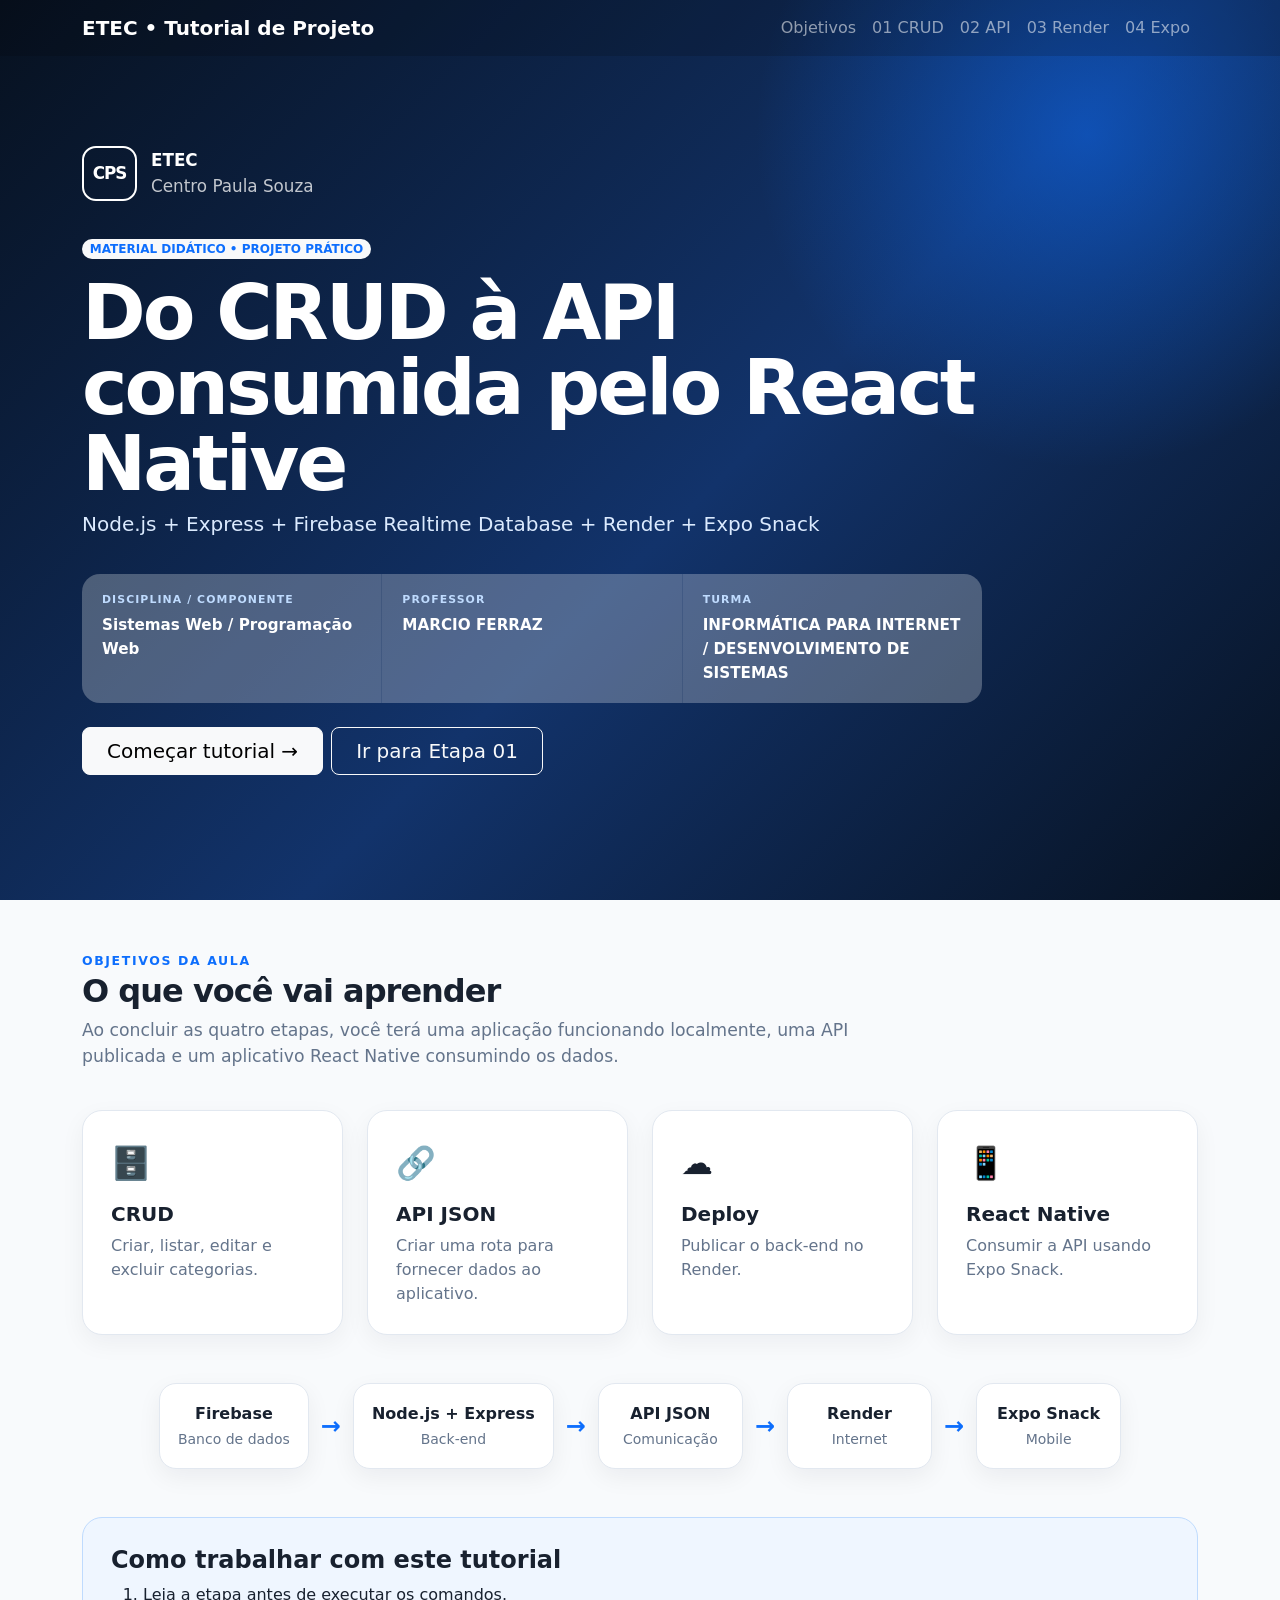
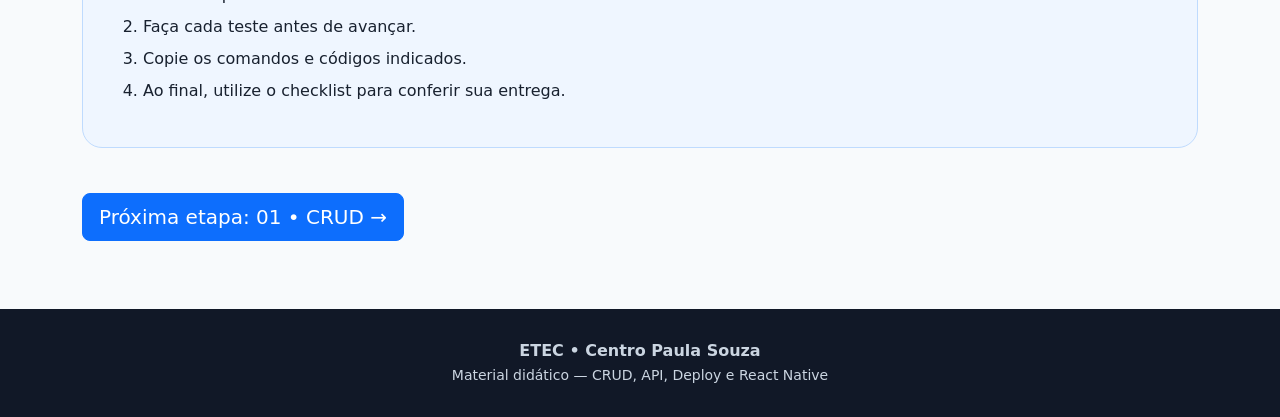
<file: index.html>
<!doctype html>
<html lang="pt-BR">
<head>
  <meta charset="utf-8">
  <meta name="viewport" content="width=device-width, initial-scale=1">
  <title>Tutorial | CRUD → API → Render → Expo Snack</title>
  <meta name="description" content="Tutorial didático para CRUD Node.js, API JSON, Render e React Native com Expo Snack.">
  <link href="https://cdn.jsdelivr.net/npm/bootstrap@5.3.3/dist/css/bootstrap.min.css" rel="stylesheet">
  <link rel="stylesheet" href="css/style.css">
</head>
<body>
<header class="cover">
  <nav class="navbar navbar-dark navbar-expand-lg">
    <div class="container">
      <a class="navbar-brand fw-bold" href="index.html">ETEC • Tutorial de Projeto</a>
      <button class="navbar-toggler" data-bs-toggle="collapse" data-bs-target="#nav"><span class="navbar-toggler-icon"></span></button>
      <div class="collapse navbar-collapse" id="nav">
        <ul class="navbar-nav ms-auto">
          <li><a class="nav-link" href="#objetivos">Objetivos</a></li>
          <li><a class="nav-link" href="01-crud.html">01 CRUD</a></li>
          <li><a class="nav-link" href="02-api.html">02 API</a></li>
          <li><a class="nav-link" href="03-render.html">03 Render</a></li>
          <li><a class="nav-link" href="04-expo.html">04 Expo</a></li>
        </ul>
      </div>
    </div>
  </nav>

  <div class="container cover-content">
    <div class="institution">
      <div class="cps-mark">CPS</div>
      <div><strong>ETEC</strong><br><span>Centro Paula Souza</span></div>
    </div>
    <span class="badge rounded-pill bg-light text-primary mb-3">MATERIAL DIDÁTICO • PROJETO PRÁTICO</span>
    <h1>Do CRUD à API<br>consumida pelo React Native</h1>
    <p class="lead">Node.js + Express + Firebase Realtime Database + Render + Expo Snack</p>

    <div class="info-panel">
      <div><small>DISCIPLINA / COMPONENTE</small><strong>Sistemas Web / Programação Web</strong></div>
      <div><small>PROFESSOR</small><strong>MARCIO FERRAZ</strong></div>
      <div><small>TURMA</small><strong>INFORMÁTICA PARA INTERNET / DESENVOLVIMENTO DE SISTEMAS</strong></div>
    </div>

    <div class="d-flex flex-wrap gap-2 mt-4">
      <a class="btn btn-light btn-lg px-4" href="#objetivos">Começar tutorial →</a>
      <a class="btn btn-outline-light btn-lg px-4" href="01-crud.html">Ir para Etapa 01</a>
    </div>
  </div>
</header>

<section id="objetivos" class="py-5">
  <div class="container">
    <div class="section-title">
      <span>OBJETIVOS DA AULA</span>
      <h2>O que você vai aprender</h2>
      <p>Ao concluir as quatro etapas, você terá uma aplicação funcionando localmente, uma API publicada e um aplicativo React Native consumindo os dados.</p>
    </div>

    <div class="row g-4">
      <div class="col-md-6 col-lg-3"><div class="feature-card"><div class="feature-icon">🗄️</div><h5>CRUD</h5><p>Criar, listar, editar e excluir categorias.</p></div></div>
      <div class="col-md-6 col-lg-3"><div class="feature-card"><div class="feature-icon">🔗</div><h5>API JSON</h5><p>Criar uma rota para fornecer dados ao aplicativo.</p></div></div>
      <div class="col-md-6 col-lg-3"><div class="feature-card"><div class="feature-icon">☁️</div><h5>Deploy</h5><p>Publicar o back-end no Render.</p></div></div>
      <div class="col-md-6 col-lg-3"><div class="feature-card"><div class="feature-icon">📱</div><h5>React Native</h5><p>Consumir a API usando Expo Snack.</p></div></div>
    </div>

    <div class="architecture my-5">
      <div class="node">Firebase<small>Banco de dados</small></div><b>→</b>
      <div class="node">Node.js + Express<small>Back-end</small></div><b>→</b>
      <div class="node">API JSON<small>Comunicação</small></div><b>→</b>
      <div class="node">Render<small>Internet</small></div><b>→</b>
      <div class="node">Expo Snack<small>Mobile</small></div>
    </div>

    <div class="learning-box">
      <h4>Como trabalhar com este tutorial</h4>
      <ol>
        <li>Leia a etapa antes de executar os comandos.</li>
        <li>Faça cada teste antes de avançar.</li>
        <li>Copie os comandos e códigos indicados.</li>
        <li>Ao final, utilize o checklist para conferir sua entrega.</li>
      </ol>
    </div>

    <div class="next-area">
      <a class="btn btn-primary btn-lg" href="01-crud.html">Próxima etapa: 01 • CRUD →</a>
    </div>
  </div>
</section>

<footer class="footer"><div class="container text-center"><strong>ETEC • Centro Paula Souza</strong><br><small>Material didático — CRUD, API, Deploy e React Native</small></div></footer>
<script src="https://cdn.jsdelivr.net/npm/bootstrap@5.3.3/dist/js/bootstrap.bundle.min.js"></script>
</body>
</html>
</file>
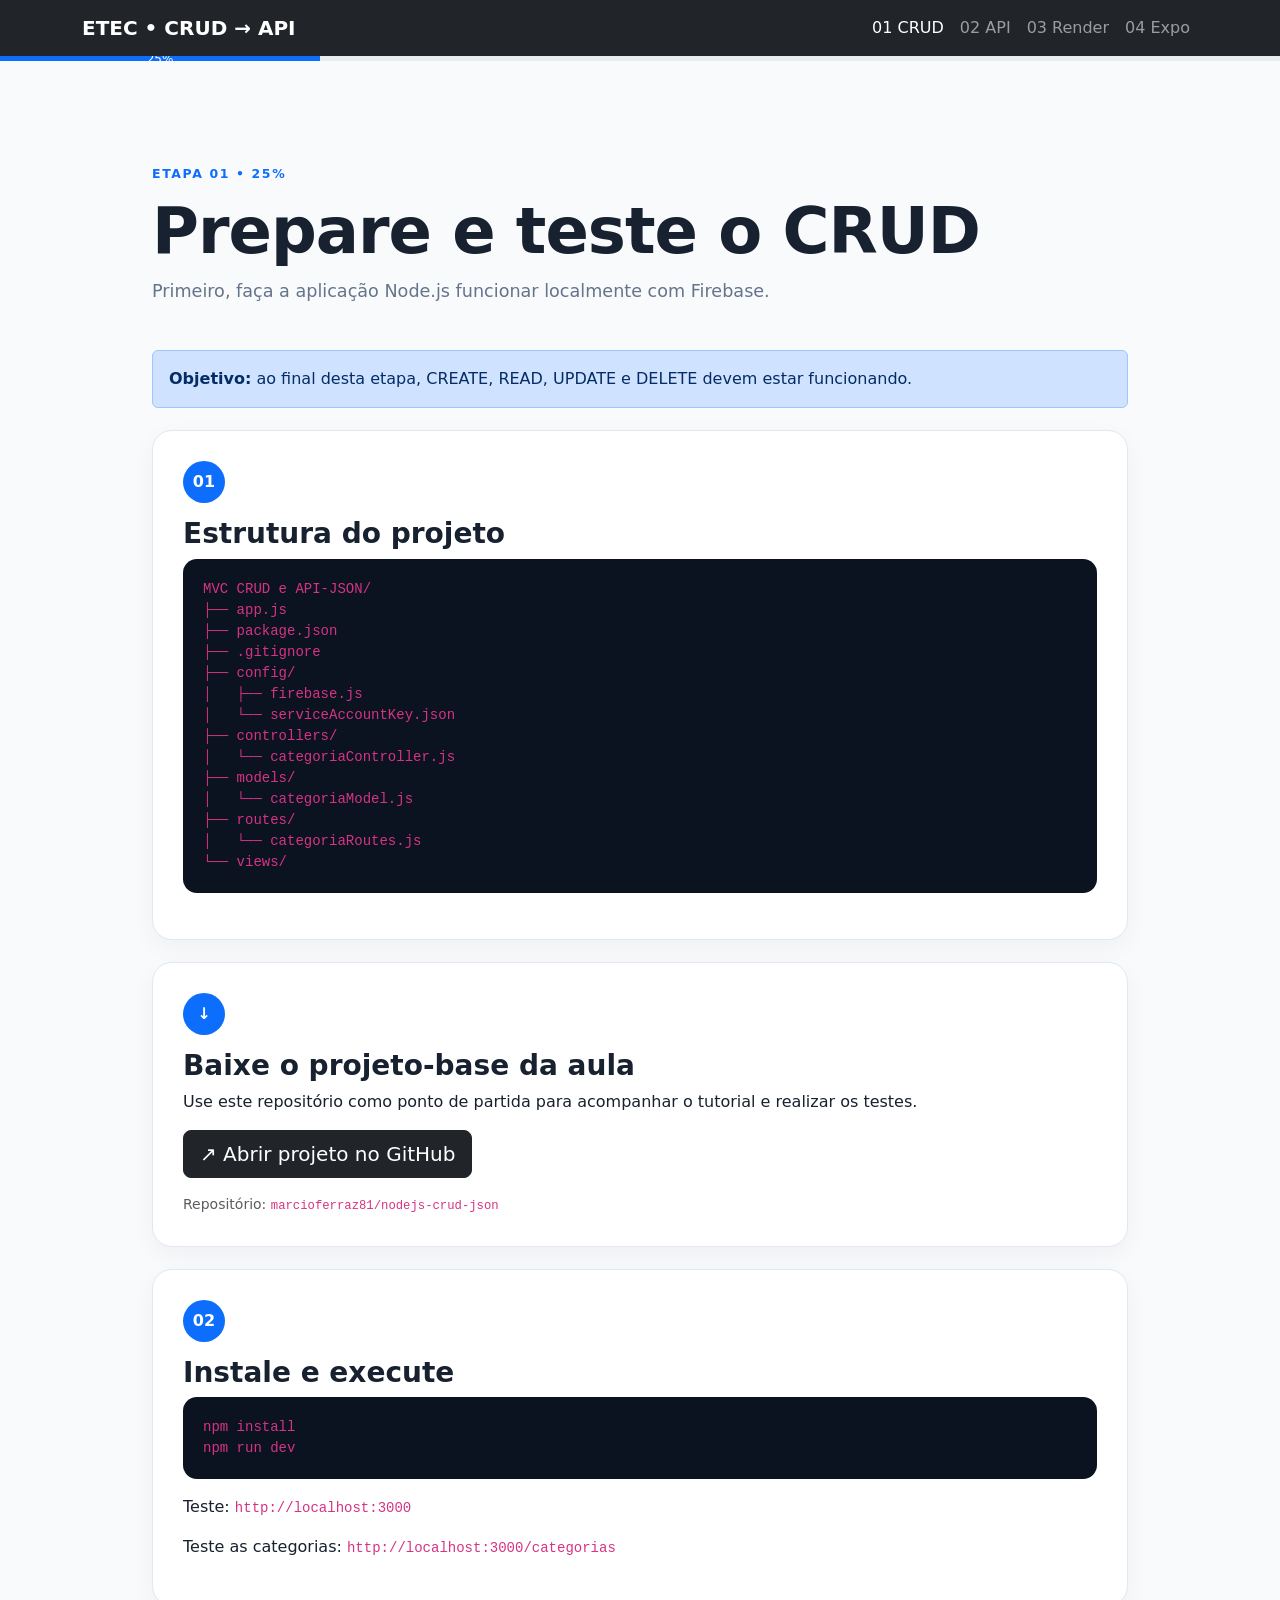
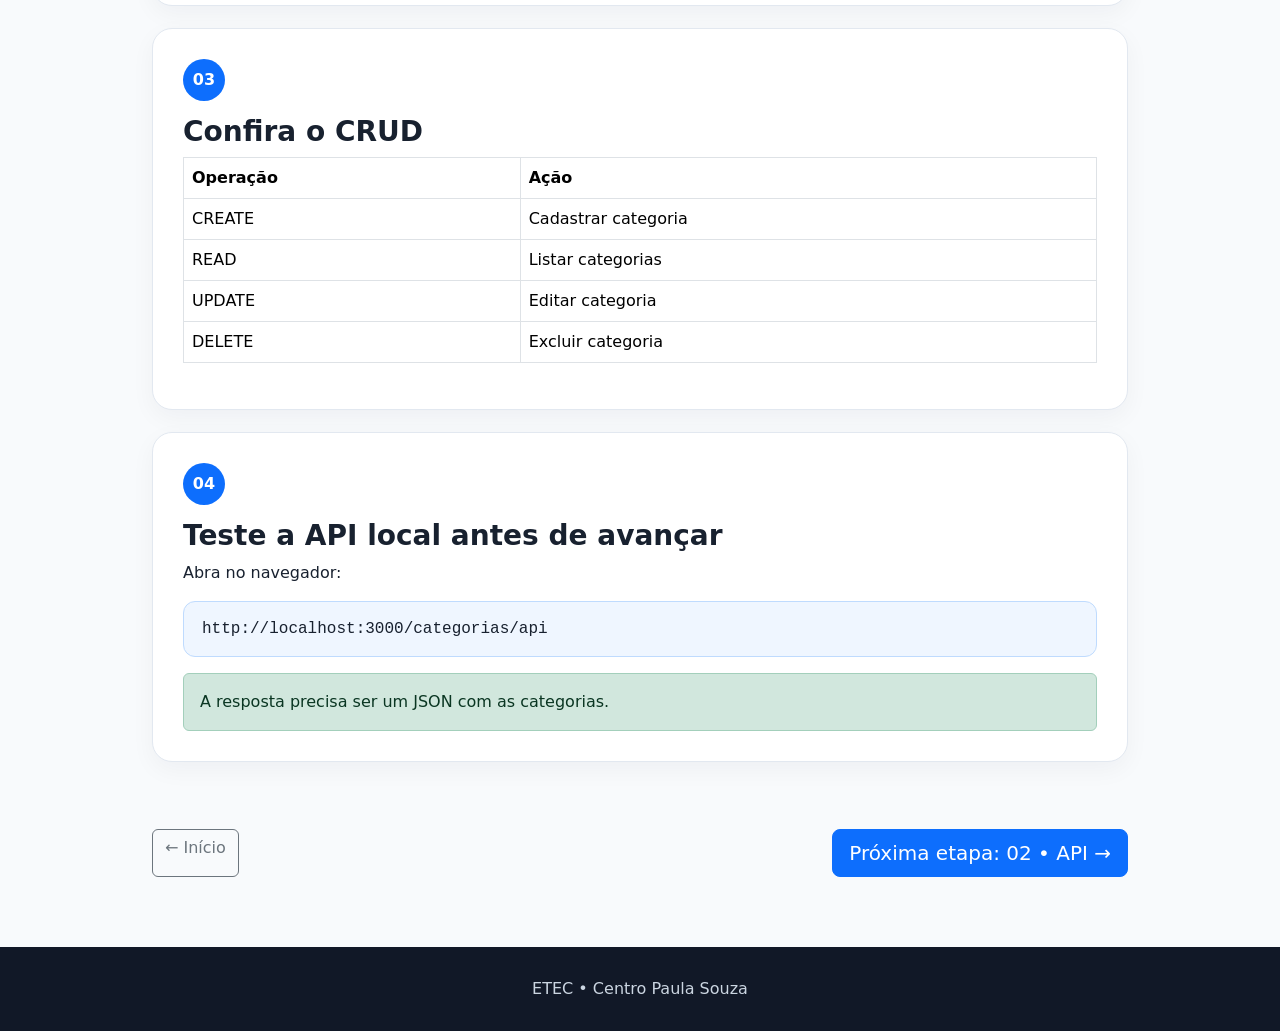
<file: 01-crud.html>
<!doctype html>
<html lang="pt-BR">
<head>
<meta charset="utf-8"><meta name="viewport" content="width=device-width, initial-scale=1">
<title>01 • CRUD | Tutorial ETEC</title>
<link href="https://cdn.jsdelivr.net/npm/bootstrap@5.3.3/dist/css/bootstrap.min.css" rel="stylesheet"><link rel="stylesheet" href="css/style.css">
</head>
<body>
<nav class="navbar navbar-expand-lg navbar-dark bg-dark sticky-top"><div class="container"><a class="navbar-brand fw-bold" href="index.html">ETEC • CRUD → API</a><button class="navbar-toggler" data-bs-toggle="collapse" data-bs-target="#nav"><span class="navbar-toggler-icon"></span></button><div class="collapse navbar-collapse" id="nav"><ul class="navbar-nav ms-auto"><li><a class="nav-link active" href="01-crud.html">01 CRUD</a></li><li><a class="nav-link" href="02-api.html">02 API</a></li><li><a class="nav-link" href="03-render.html">03 Render</a></li><li><a class="nav-link" href="04-expo.html">04 Expo</a></li></ul></div></div></nav>

<div class="progress fixed-progress"><div class="progress-bar" style="width:25%">25%</div></div>
<main class="container page-main">
<div class="page-hero"><span>ETAPA 01 • 25%</span><h1>Prepare e teste o CRUD</h1><p>Primeiro, faça a aplicação Node.js funcionar localmente com Firebase.</p></div>

<div class="alert alert-primary"><strong>Objetivo:</strong> ao final desta etapa, CREATE, READ, UPDATE e DELETE devem estar funcionando.</div>

<div class="step-card"><div class="step-number">01</div><h3>Estrutura do projeto</h3><pre><code>MVC CRUD e API-JSON/
├── app.js
├── package.json
├── .gitignore
├── config/
│   ├── firebase.js
│   └── serviceAccountKey.json
├── controllers/
│   └── categoriaController.js
├── models/
│   └── categoriaModel.js
├── routes/
│   └── categoriaRoutes.js
└── views/</code></pre></div>

<div class="step-card project-download"><div class="step-number">↓</div><h3>Baixe o projeto-base da aula</h3><p>Use este repositório como ponto de partida para acompanhar o tutorial e realizar os testes.</p><a class="btn btn-dark btn-lg" href="https://github.com/marcioferraz81/nodejs-crud-json" target="_blank" rel="noopener">↗ Abrir projeto no GitHub</a><p class="small text-muted mt-3 mb-0">Repositório: <code>marcioferraz81/nodejs-crud-json</code></p></div>

<div class="step-card"><div class="step-number">02</div><h3>Instale e execute</h3><pre><code>npm install
npm run dev</code></pre><p>Teste: <code>http://localhost:3000</code></p><p>Teste as categorias: <code>http://localhost:3000/categorias</code></p></div>

<div class="step-card"><div class="step-number">03</div><h3>Confira o CRUD</h3><div class="table-responsive"><table class="table table-bordered"><thead><tr><th>Operação</th><th>Ação</th></tr></thead><tbody><tr><td>CREATE</td><td>Cadastrar categoria</td></tr><tr><td>READ</td><td>Listar categorias</td></tr><tr><td>UPDATE</td><td>Editar categoria</td></tr><tr><td>DELETE</td><td>Excluir categoria</td></tr></tbody></table></div></div>

<div class="step-card"><div class="step-number">04</div><h3>Teste a API local antes de avançar</h3><p>Abra no navegador:</p><div class="url-box">http://localhost:3000/categorias/api</div><div class="alert alert-success mt-3 mb-0">A resposta precisa ser um JSON com as categorias.</div></div>

<div class="next-area d-flex justify-content-between gap-2"><a class="btn btn-outline-secondary" href="index.html">← Início</a><a class="btn btn-primary btn-lg" href="02-api.html">Próxima etapa: 02 • API →</a></div>
</main><footer class="footer"><div class="container text-center">ETEC • Centro Paula Souza</div></footer>
<script src="https://cdn.jsdelivr.net/npm/bootstrap@5.3.3/dist/js/bootstrap.bundle.min.js"></script></body></html>
</file>
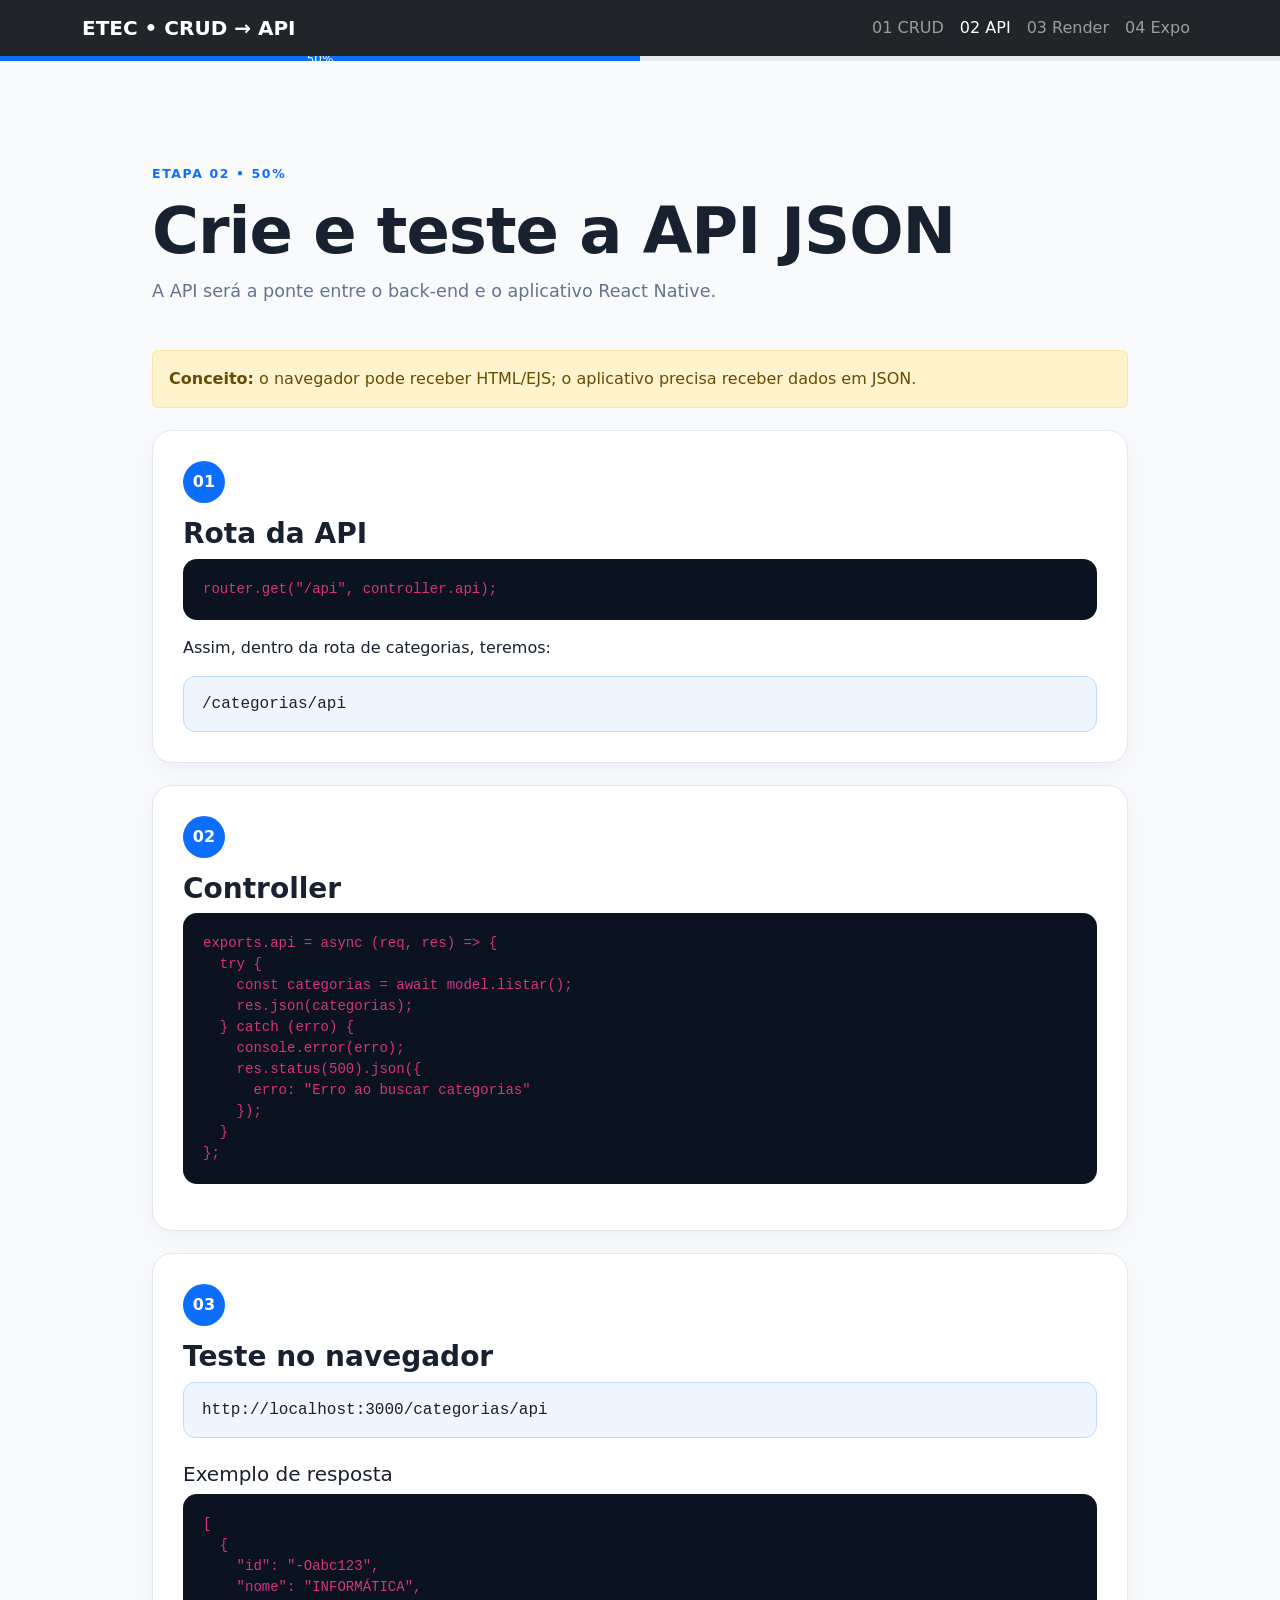
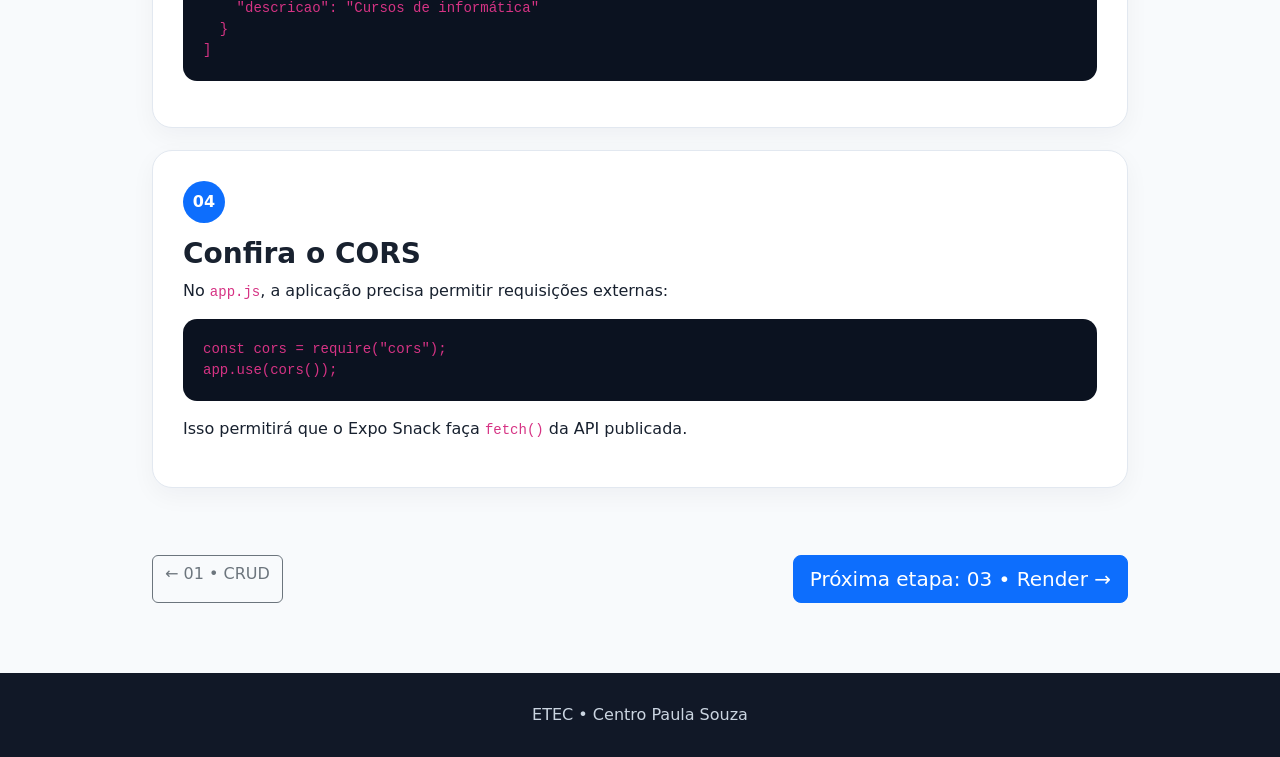
<file: 02-api.html>
<!doctype html>
<html lang="pt-BR">
<head><meta charset="utf-8"><meta name="viewport" content="width=device-width, initial-scale=1"><title>02 • API JSON | Tutorial ETEC</title><link href="https://cdn.jsdelivr.net/npm/bootstrap@5.3.3/dist/css/bootstrap.min.css" rel="stylesheet"><link rel="stylesheet" href="css/style.css"></head>
<body>
<nav class="navbar navbar-expand-lg navbar-dark bg-dark sticky-top"><div class="container"><a class="navbar-brand fw-bold" href="index.html">ETEC • CRUD → API</a><button class="navbar-toggler" data-bs-toggle="collapse" data-bs-target="#nav"><span class="navbar-toggler-icon"></span></button><div class="collapse navbar-collapse" id="nav"><ul class="navbar-nav ms-auto"><li><a class="nav-link" href="01-crud.html">01 CRUD</a></li><li><a class="nav-link active" href="02-api.html">02 API</a></li><li><a class="nav-link" href="03-render.html">03 Render</a></li><li><a class="nav-link" href="04-expo.html">04 Expo</a></li></ul></div></div></nav>
<div class="progress fixed-progress"><div class="progress-bar" style="width:50%">50%</div></div>
<main class="container page-main"><div class="page-hero"><span>ETAPA 02 • 50%</span><h1>Crie e teste a API JSON</h1><p>A API será a ponte entre o back-end e o aplicativo React Native.</p></div>

<div class="alert alert-warning"><strong>Conceito:</strong> o navegador pode receber HTML/EJS; o aplicativo precisa receber dados em JSON.</div>

<div class="step-card"><div class="step-number">01</div><h3>Rota da API</h3><pre><code>router.get("/api", controller.api);</code></pre><p>Assim, dentro da rota de categorias, teremos:</p><div class="url-box">/categorias/api</div></div>

<div class="step-card"><div class="step-number">02</div><h3>Controller</h3><pre><code>exports.api = async (req, res) => {
  try {
    const categorias = await model.listar();
    res.json(categorias);
  } catch (erro) {
    console.error(erro);
    res.status(500).json({
      erro: "Erro ao buscar categorias"
    });
  }
};</code></pre></div>

<div class="step-card"><div class="step-number">03</div><h3>Teste no navegador</h3><div class="url-box">http://localhost:3000/categorias/api</div><h5 class="mt-4">Exemplo de resposta</h5><pre><code>[
  {
    "id": "-Oabc123",
    "nome": "INFORMÁTICA",
    "descricao": "Cursos de informática"
  }
]</code></pre></div>

<div class="step-card"><div class="step-number">04</div><h3>Confira o CORS</h3><p>No <code>app.js</code>, a aplicação precisa permitir requisições externas:</p><pre><code>const cors = require("cors");
app.use(cors());</code></pre><p>Isso permitirá que o Expo Snack faça <code>fetch()</code> da API publicada.</p></div>

<div class="next-area d-flex justify-content-between gap-2"><a class="btn btn-outline-secondary" href="01-crud.html">← 01 • CRUD</a><a class="btn btn-primary btn-lg" href="03-render.html">Próxima etapa: 03 • Render →</a></div>
</main><footer class="footer"><div class="container text-center">ETEC • Centro Paula Souza</div></footer><script src="https://cdn.jsdelivr.net/npm/bootstrap@5.3.3/dist/js/bootstrap.bundle.min.js"></script></body></html>
</file>
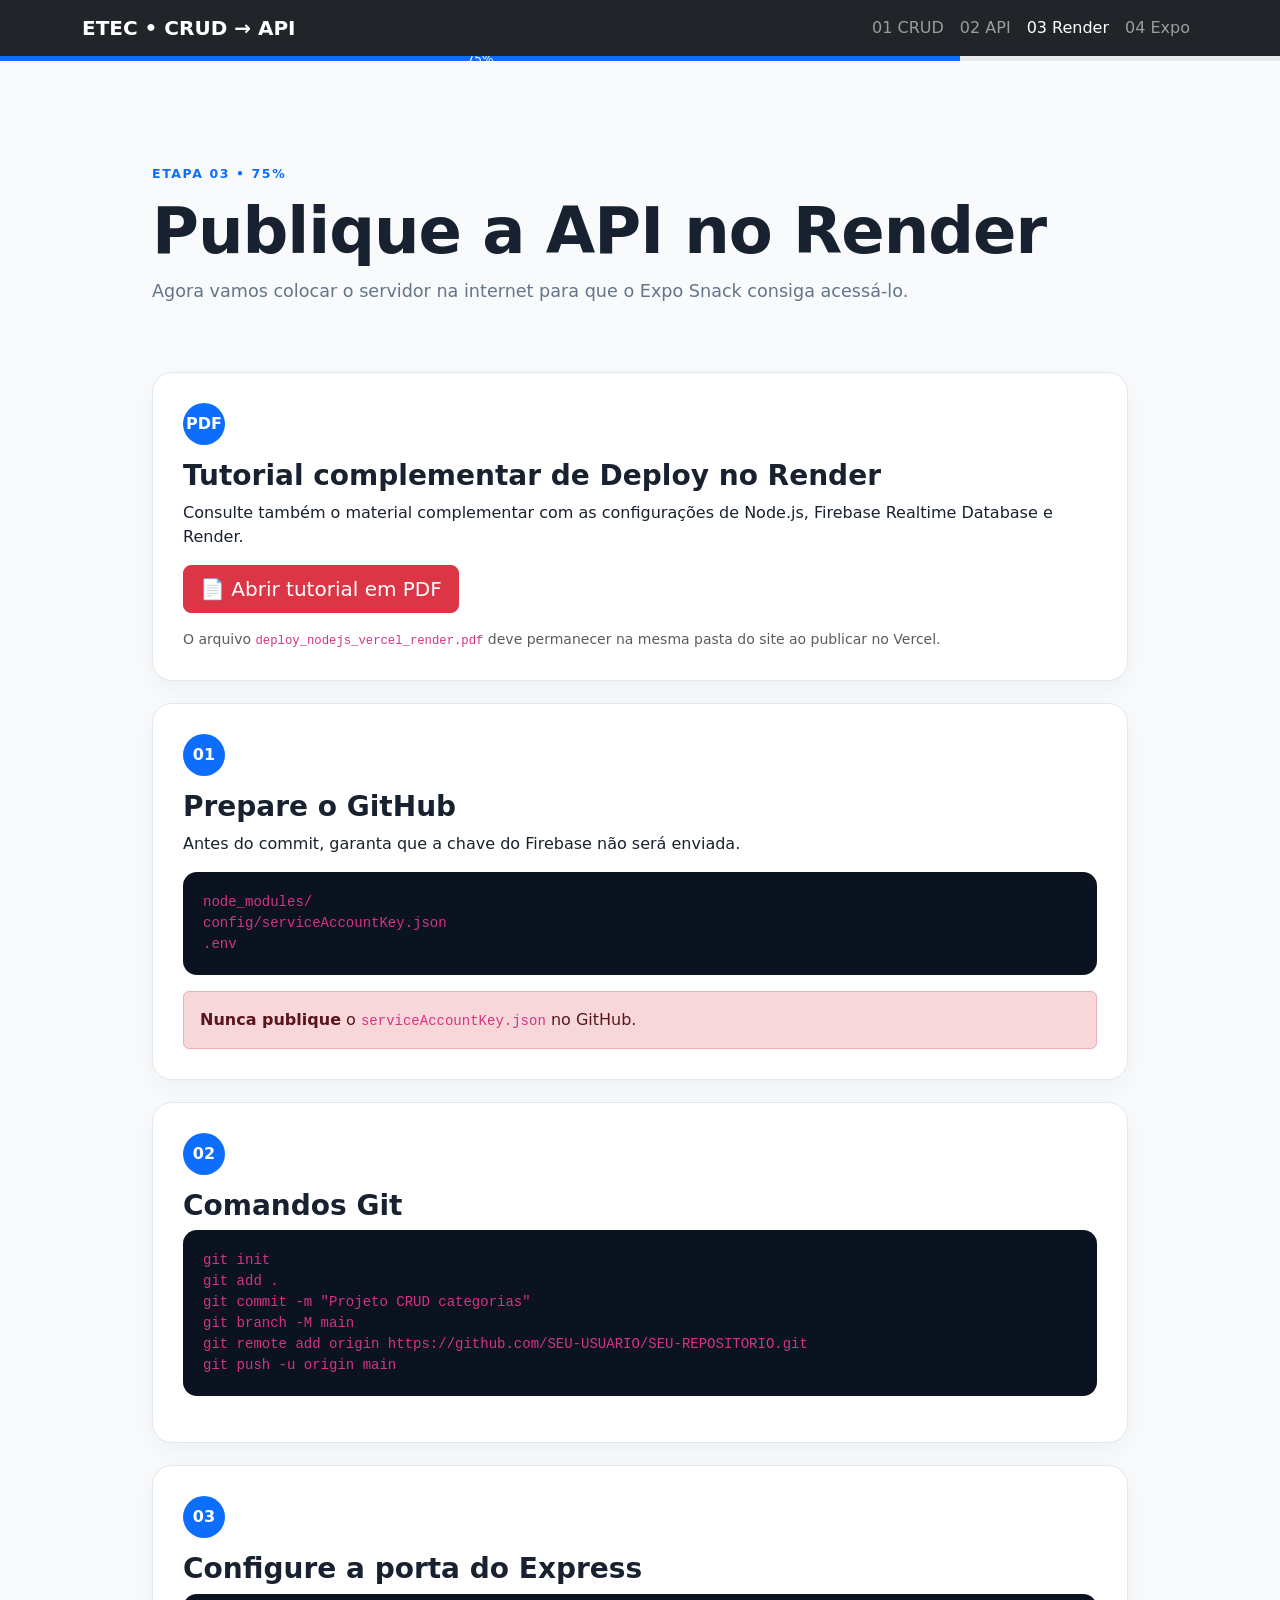
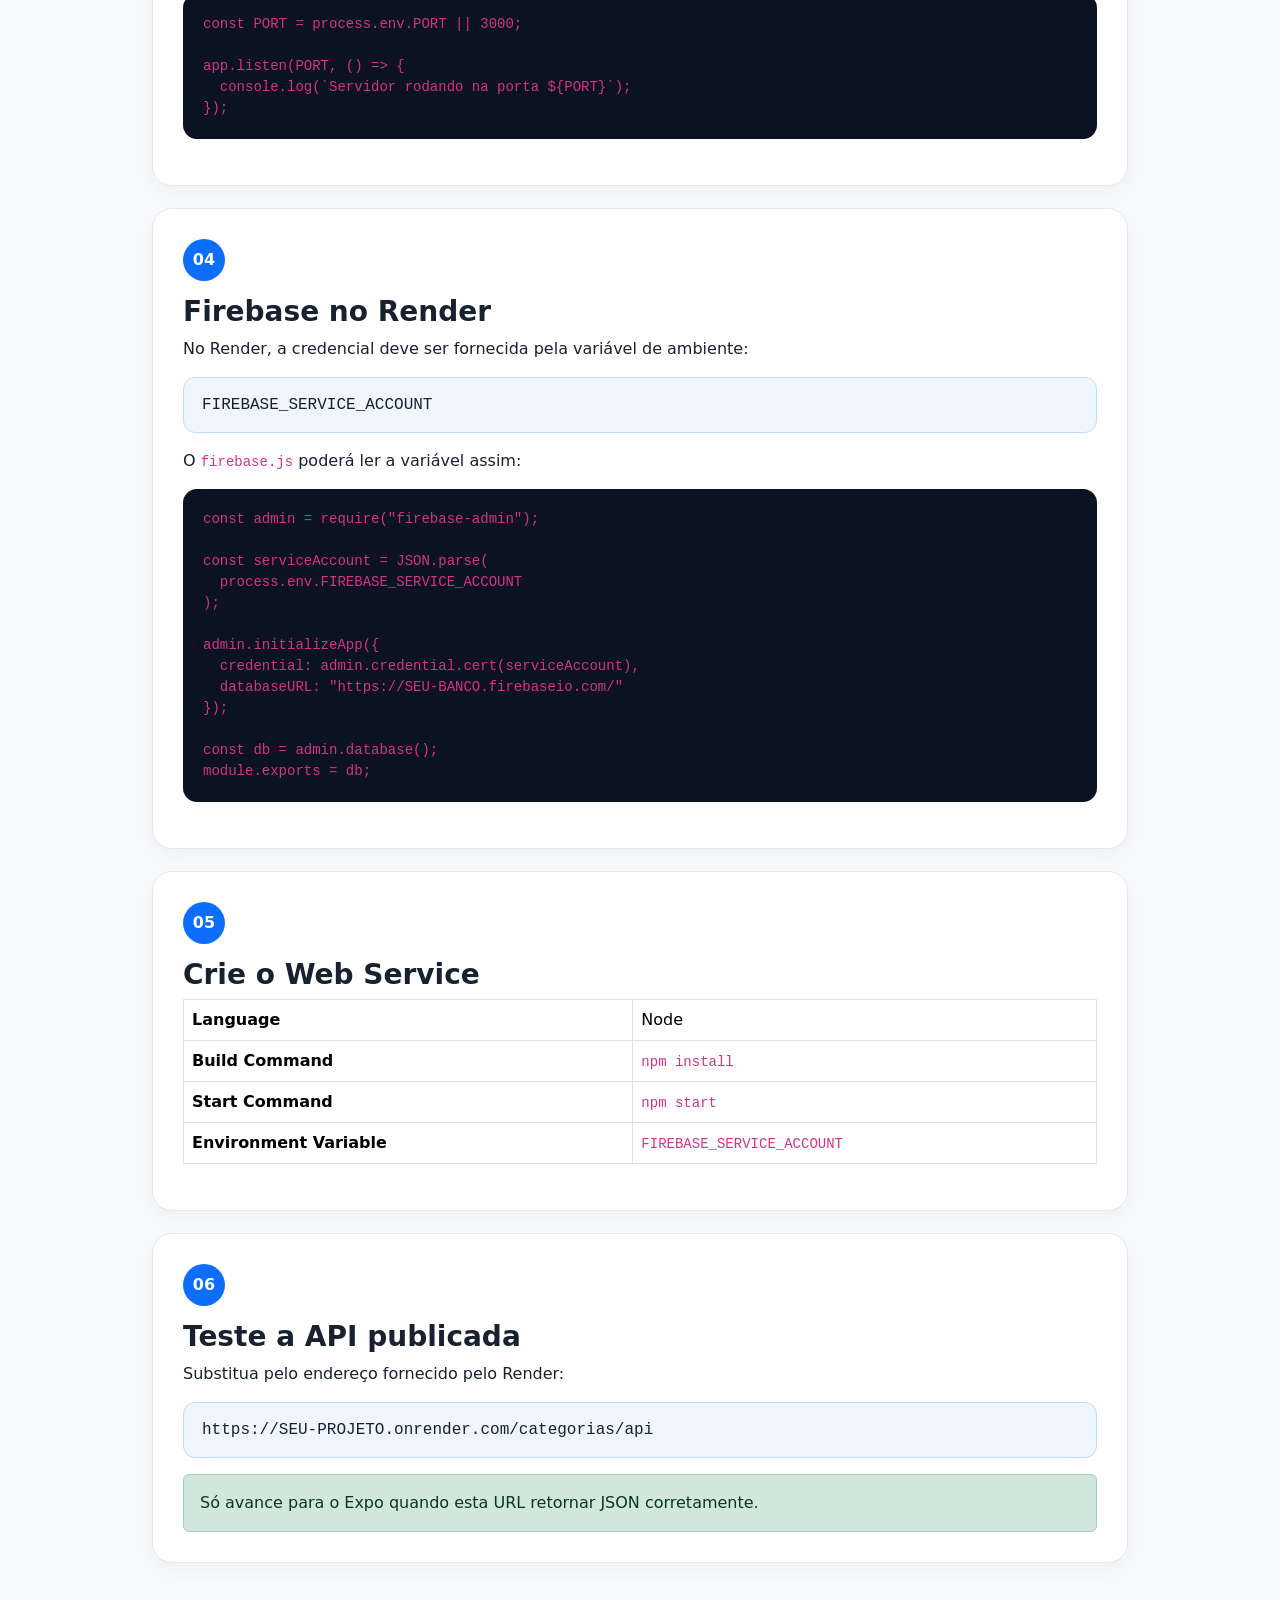
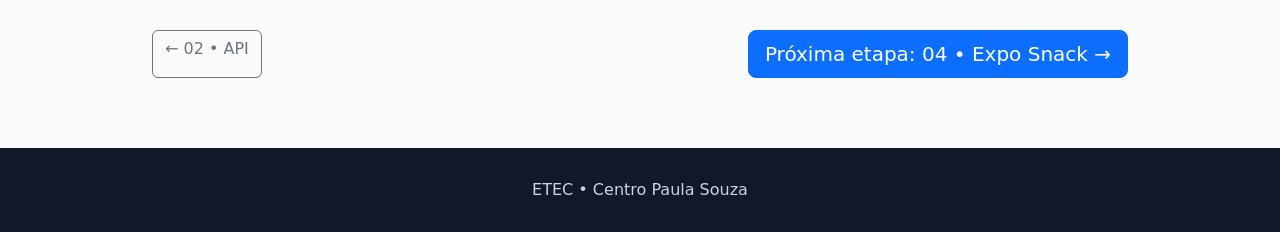
<file: 03-render.html>
<!doctype html>
<html lang="pt-BR">
<head><meta charset="utf-8"><meta name="viewport" content="width=device-width, initial-scale=1"><title>03 • Render | Tutorial ETEC</title><link href="https://cdn.jsdelivr.net/npm/bootstrap@5.3.3/dist/css/bootstrap.min.css" rel="stylesheet"><link rel="stylesheet" href="css/style.css"></head>
<body>
<nav class="navbar navbar-expand-lg navbar-dark bg-dark sticky-top"><div class="container"><a class="navbar-brand fw-bold" href="index.html">ETEC • CRUD → API</a><button class="navbar-toggler" data-bs-toggle="collapse" data-bs-target="#nav"><span class="navbar-toggler-icon"></span></button><div class="collapse navbar-collapse" id="nav"><ul class="navbar-nav ms-auto"><li><a class="nav-link" href="01-crud.html">01 CRUD</a></li><li><a class="nav-link" href="02-api.html">02 API</a></li><li><a class="nav-link active" href="03-render.html">03 Render</a></li><li><a class="nav-link" href="04-expo.html">04 Expo</a></li></ul></div></div></nav>
<div class="progress fixed-progress"><div class="progress-bar" style="width:75%">75%</div></div>
<main class="container page-main"><div class="page-hero"><span>ETAPA 03 • 75%</span><h1>Publique a API no Render</h1><p>Agora vamos colocar o servidor na internet para que o Expo Snack consiga acessá-lo.</p></div>

<div class="step-card tutorial-download"><div class="step-number">PDF</div><h3>Tutorial complementar de Deploy no Render</h3><p>Consulte também o material complementar com as configurações de Node.js, Firebase Realtime Database e Render.</p><a class="btn btn-danger btn-lg" href="deploy_nodejs_vercel_render.pdf" target="_blank">📄 Abrir tutorial em PDF</a><p class="small text-muted mt-3 mb-0">O arquivo <code>deploy_nodejs_vercel_render.pdf</code> deve permanecer na mesma pasta do site ao publicar no Vercel.</p></div>

<div class="step-card"><div class="step-number">01</div><h3>Prepare o GitHub</h3><p>Antes do commit, garanta que a chave do Firebase não será enviada.</p><pre><code>node_modules/
config/serviceAccountKey.json
.env</code></pre><div class="alert alert-danger mb-0"><strong>Nunca publique</strong> o <code>serviceAccountKey.json</code> no GitHub.</div></div>

<div class="step-card"><div class="step-number">02</div><h3>Comandos Git</h3><pre><code>git init
git add .
git commit -m "Projeto CRUD categorias"
git branch -M main
git remote add origin https://github.com/SEU-USUARIO/SEU-REPOSITORIO.git
git push -u origin main</code></pre></div>

<div class="step-card"><div class="step-number">03</div><h3>Configure a porta do Express</h3><pre><code>const PORT = process.env.PORT || 3000;

app.listen(PORT, () => {
  console.log(`Servidor rodando na porta ${PORT}`);
});</code></pre></div>

<div class="step-card"><div class="step-number">04</div><h3>Firebase no Render</h3><p>No Render, a credencial deve ser fornecida pela variável de ambiente:</p><div class="url-box">FIREBASE_SERVICE_ACCOUNT</div><p class="mt-3">O <code>firebase.js</code> poderá ler a variável assim:</p><pre><code>const admin = require("firebase-admin");

const serviceAccount = JSON.parse(
  process.env.FIREBASE_SERVICE_ACCOUNT
);

admin.initializeApp({
  credential: admin.credential.cert(serviceAccount),
  databaseURL: "https://SEU-BANCO.firebaseio.com/"
});

const db = admin.database();
module.exports = db;</code></pre></div>

<div class="step-card"><div class="step-number">05</div><h3>Crie o Web Service</h3><div class="table-responsive"><table class="table table-bordered"><tbody><tr><th>Language</th><td>Node</td></tr><tr><th>Build Command</th><td><code>npm install</code></td></tr><tr><th>Start Command</th><td><code>npm start</code></td></tr><tr><th>Environment Variable</th><td><code>FIREBASE_SERVICE_ACCOUNT</code></td></tr></tbody></table></div></div>

<div class="step-card"><div class="step-number">06</div><h3>Teste a API publicada</h3><p>Substitua pelo endereço fornecido pelo Render:</p><div class="url-box">https://SEU-PROJETO.onrender.com/categorias/api</div><div class="alert alert-success mt-3 mb-0">Só avance para o Expo quando esta URL retornar JSON corretamente.</div></div>

<div class="next-area d-flex justify-content-between gap-2"><a class="btn btn-outline-secondary" href="02-api.html">← 02 • API</a><a class="btn btn-primary btn-lg" href="04-expo.html">Próxima etapa: 04 • Expo Snack →</a></div>
</main><footer class="footer"><div class="container text-center">ETEC • Centro Paula Souza</div></footer><script src="https://cdn.jsdelivr.net/npm/bootstrap@5.3.3/dist/js/bootstrap.bundle.min.js"></script></body></html>
</file>
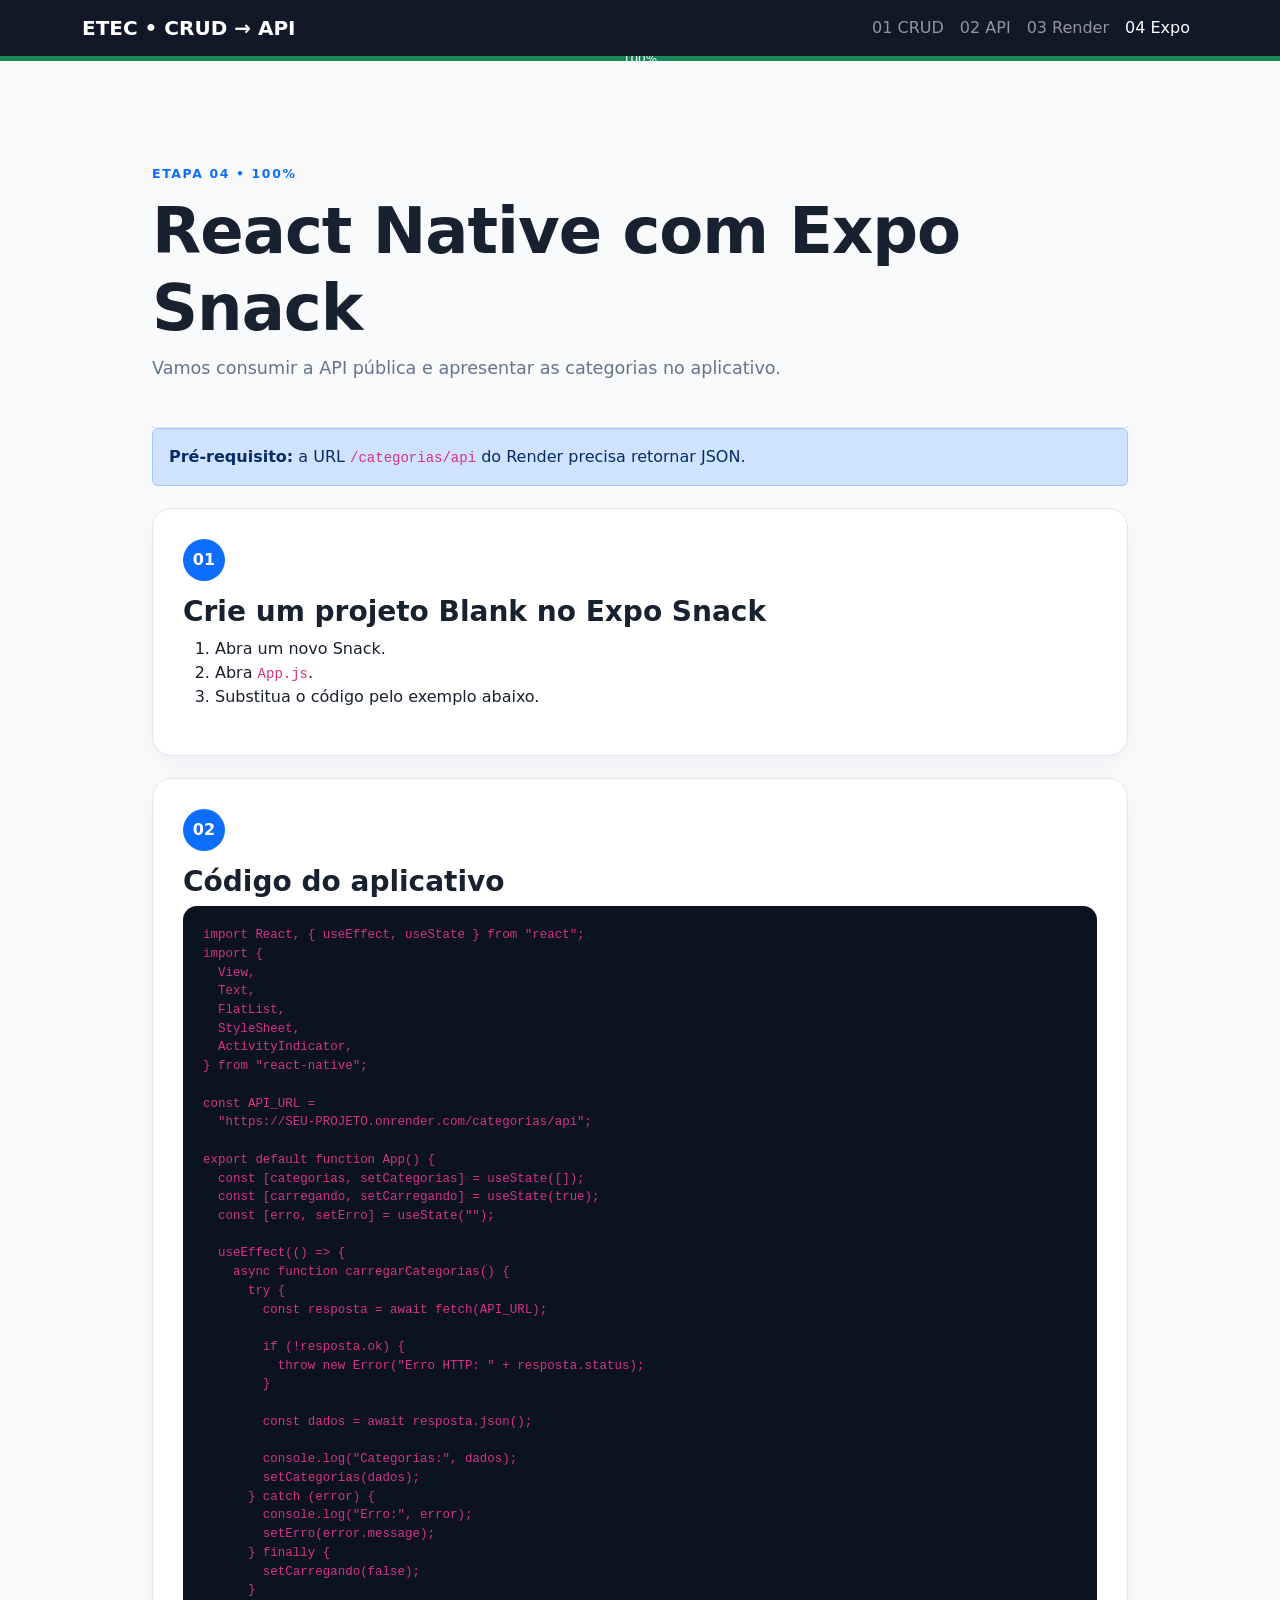
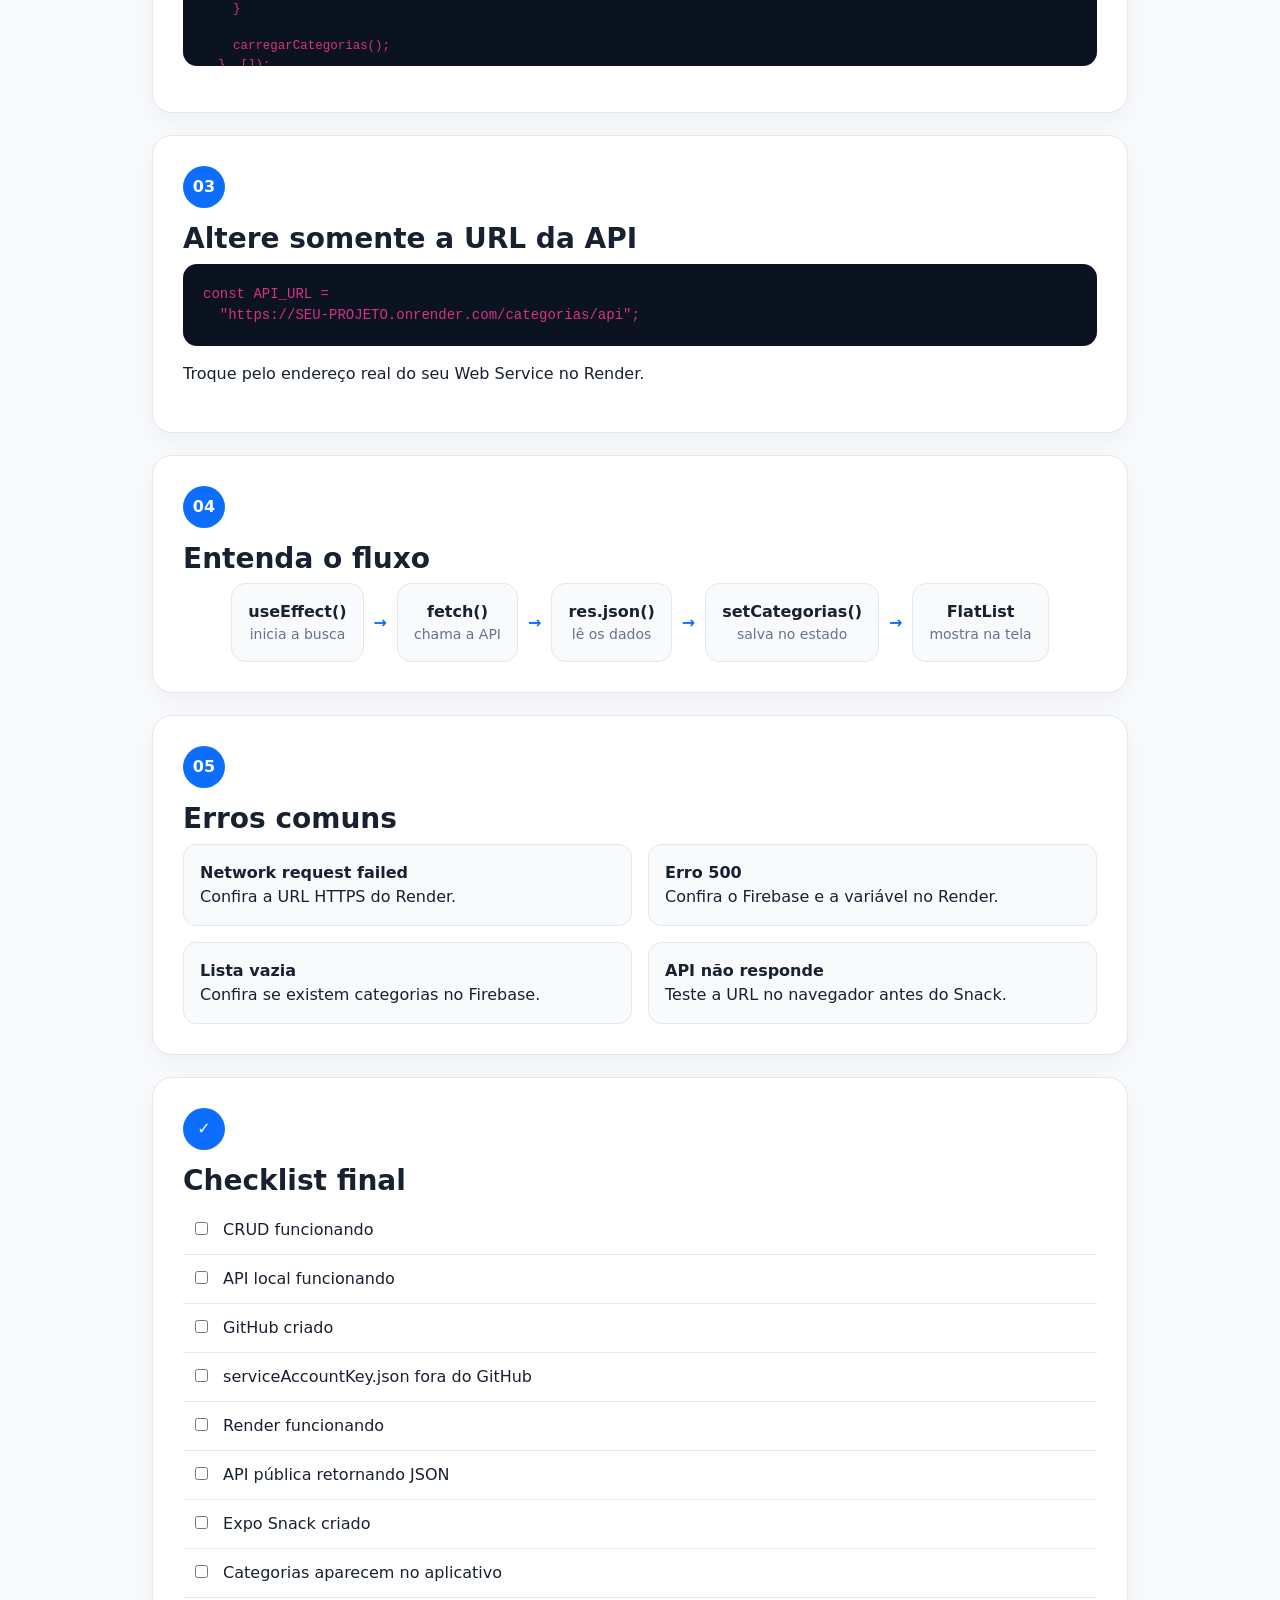
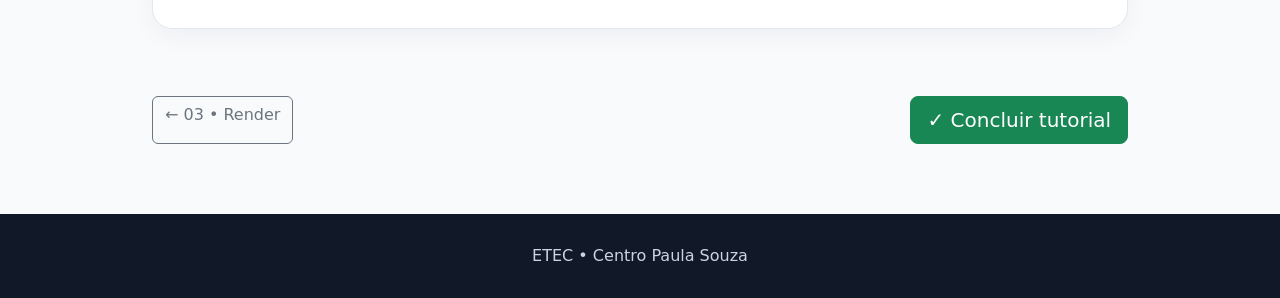
<file: 04-expo.html>
<!doctype html>
<html lang="pt-BR">
<head><meta charset="utf-8"><meta name="viewport" content="width=device-width, initial-scale=1"><title>04 • Expo Snack | Tutorial ETEC</title><link href="https://cdn.jsdelivr.net/npm/bootstrap@5.3.3/dist/css/bootstrap.min.css" rel="stylesheet"><link rel="stylesheet" href="css/style.css"></head>
<body>
<nav class="navbar navbar-expand-lg navbar-dark sticky-top expo-nav"><div class="container"><a class="navbar-brand fw-bold" href="index.html">ETEC • CRUD → API</a><button class="navbar-toggler" data-bs-toggle="collapse" data-bs-target="#nav"><span class="navbar-toggler-icon"></span></button><div class="collapse navbar-collapse" id="nav"><ul class="navbar-nav ms-auto"><li><a class="nav-link" href="01-crud.html">01 CRUD</a></li><li><a class="nav-link" href="02-api.html">02 API</a></li><li><a class="nav-link" href="03-render.html">03 Render</a></li><li><a class="nav-link active" href="04-expo.html">04 Expo</a></li></ul></div></div></nav>
<div class="progress fixed-progress"><div class="progress-bar bg-success" style="width:100%">100%</div></div>
<main class="container page-main"><div class="page-hero page-hero-expo"><span>ETAPA 04 • 100%</span><h1>React Native com Expo Snack</h1><p>Vamos consumir a API pública e apresentar as categorias no aplicativo.</p></div>

<div class="alert alert-primary"><strong>Pré-requisito:</strong> a URL <code>/categorias/api</code> do Render precisa retornar JSON.</div>

<div class="step-card"><div class="step-number">01</div><h3>Crie um projeto Blank no Expo Snack</h3><ol><li>Abra um novo Snack.</li><li>Abra <code>App.js</code>.</li><li>Substitua o código pelo exemplo abaixo.</li></ol></div>

<div class="step-card"><div class="step-number">02</div><h3>Código do aplicativo</h3><pre class="code-tall"><code>import React, { useEffect, useState } from "react";
import {
  View,
  Text,
  FlatList,
  StyleSheet,
  ActivityIndicator,
} from "react-native";

const API_URL =
  "https://SEU-PROJETO.onrender.com/categorias/api";

export default function App() {
  const [categorias, setCategorias] = useState([]);
  const [carregando, setCarregando] = useState(true);
  const [erro, setErro] = useState("");

  useEffect(() => {
    async function carregarCategorias() {
      try {
        const resposta = await fetch(API_URL);

        if (!resposta.ok) {
          throw new Error("Erro HTTP: " + resposta.status);
        }

        const dados = await resposta.json();

        console.log("Categorias:", dados);
        setCategorias(dados);
      } catch (error) {
        console.log("Erro:", error);
        setErro(error.message);
      } finally {
        setCarregando(false);
      }
    }

    carregarCategorias();
  }, []);

  if (carregando) {
    return (
      &lt;View style={styles.container}&gt;
        &lt;ActivityIndicator size="large" /&gt;
        &lt;Text style={styles.mensagem}&gt;
          Carregando categorias...
        &lt;/Text&gt;
      &lt;/View&gt;
    );
  }

  if (erro) {
    return (
      &lt;View style={styles.container}&gt;
        &lt;Text style={styles.titulo}&gt;Erro&lt;/Text&gt;
        &lt;Text style={styles.erro}&gt;
          Não foi possível carregar as categorias.
        &lt;/Text&gt;
        &lt;Text style={styles.detalhe}&gt;{erro}&lt;/Text&gt;
      &lt;/View&gt;
    );
  }

  return (
    &lt;View style={styles.container}&gt;
      &lt;Text style={styles.titulo}&gt;Categorias&lt;/Text&gt;
      &lt;Text style={styles.subtitulo}&gt;
        Categorias cadastradas
      &lt;/Text&gt;

      &lt;FlatList
        data={categorias}
        keyExtractor={(item) =&gt; item.id}
        contentContainerStyle={styles.lista}
        renderItem={({ item }) =&gt; (
          &lt;View style={styles.card}&gt;
            &lt;Text style={styles.nome}&gt;
              {item.nome}
            &lt;/Text&gt;
            &lt;Text style={styles.descricao}&gt;
              {item.descricao}
            &lt;/Text&gt;
          &lt;/View&gt;
        )}
        ListEmptyComponent={
          &lt;Text style={styles.vazio}&gt;
            Nenhuma categoria cadastrada.
          &lt;/Text&gt;
        }
      /&gt;
    &lt;/View&gt;
  );
}

const styles = StyleSheet.create({
  container: {
    flex: 1,
    backgroundColor: "#f2f2f2",
    paddingTop: 50,
    paddingHorizontal: 20,
  },
  titulo: {
    fontSize: 28,
    fontWeight: "bold",
  },
  subtitulo: {
    fontSize: 16,
    color: "#666",
    marginTop: 5,
    marginBottom: 20,
  },
  lista: {
    paddingBottom: 20,
  },
  card: {
    backgroundColor: "#fff",
    padding: 18,
    marginBottom: 12,
    borderRadius: 10,
    borderWidth: 1,
    borderColor: "#ddd",
  },
  nome: {
    fontSize: 20,
    fontWeight: "bold",
    marginBottom: 8,
  },
  descricao: {
    fontSize: 16,
    color: "#555",
  },
  mensagem: {
    marginTop: 15,
    textAlign: "center",
    fontSize: 16,
  },
  erro: {
    fontSize: 17,
    color: "red",
    marginTop: 10,
  },
  detalhe: {
    marginTop: 10,
    color: "#666",
  },
  vazio: {
    textAlign: "center",
    marginTop: 30,
    color: "#777",
  },
});</code></pre></div>

<div class="step-card"><div class="step-number">03</div><h3>Altere somente a URL da API</h3><pre><code>const API_URL =
  "https://SEU-PROJETO.onrender.com/categorias/api";</code></pre><p>Troque pelo endereço real do seu Web Service no Render.</p></div>

<div class="step-card"><div class="step-number">04</div><h3>Entenda o fluxo</h3><div class="flow-box"><div><strong>useEffect()</strong><small>inicia a busca</small></div><b>→</b><div><strong>fetch()</strong><small>chama a API</small></div><b>→</b><div><strong>res.json()</strong><small>lê os dados</small></div><b>→</b><div><strong>setCategorias()</strong><small>salva no estado</small></div><b>→</b><div><strong>FlatList</strong><small>mostra na tela</small></div></div></div>

<div class="step-card"><div class="step-number">05</div><h3>Erros comuns</h3><div class="row g-3"><div class="col-md-6"><div class="mini-error"><strong>Network request failed</strong><br>Confira a URL HTTPS do Render.</div></div><div class="col-md-6"><div class="mini-error"><strong>Erro 500</strong><br>Confira o Firebase e a variável no Render.</div></div><div class="col-md-6"><div class="mini-error"><strong>Lista vazia</strong><br>Confira se existem categorias no Firebase.</div></div><div class="col-md-6"><div class="mini-error"><strong>API não responde</strong><br>Teste a URL no navegador antes do Snack.</div></div></div></div>

<div class="step-card checklist-card"><div class="step-number">✓</div><h3>Checklist final</h3><label><input type="checkbox"> CRUD funcionando</label><label><input type="checkbox"> API local funcionando</label><label><input type="checkbox"> GitHub criado</label><label><input type="checkbox"> serviceAccountKey.json fora do GitHub</label><label><input type="checkbox"> Render funcionando</label><label><input type="checkbox"> API pública retornando JSON</label><label><input type="checkbox"> Expo Snack criado</label><label><input type="checkbox"> Categorias aparecem no aplicativo</label></div>

<div class="next-area d-flex justify-content-between gap-2"><a class="btn btn-outline-secondary" href="03-render.html">← 03 • Render</a><a class="btn btn-success btn-lg" href="index.html">✓ Concluir tutorial</a></div>
</main><footer class="footer"><div class="container text-center">ETEC • Centro Paula Souza</div></footer><script src="https://cdn.jsdelivr.net/npm/bootstrap@5.3.3/dist/js/bootstrap.bundle.min.js"></script></body></html>
</file>
<file: css/style.css>
html{scroll-behavior:smooth}body{font-family:Inter,system-ui,-apple-system,"Segoe UI",sans-serif;color:#18212f;background:#f8fafc}.cover{min-height:100vh;color:#fff;background:radial-gradient(circle at 85% 15%,rgba(13,110,253,.5),transparent 25%),linear-gradient(135deg,#07111f,#12336b 55%,#07111f)}.cover .navbar{background:rgba(0,0,0,.15)}.cover-content{padding-top:90px;padding-bottom:80px}.institution{display:flex;align-items:center;gap:14px;margin-bottom:35px;font-size:1.05rem}.institution span{opacity:.75}.cps-mark{width:55px;height:55px;border:2px solid #fff;border-radius:14px;display:grid;place-items:center;font-weight:900;letter-spacing:-1px}.cover h1{font-size:clamp(2.8rem,6vw,5.7rem);font-weight:900;letter-spacing:-3px;line-height:.98}.cover .lead{max-width:780px;color:#dbeafe}.info-panel{display:grid;grid-template-columns:repeat(3,1fr);gap:1px;max-width:900px;margin-top:35px;border-radius:18px;overflow:hidden;background:rgba(255,255,255,.2)}.info-panel div{padding:18px 20px;background:rgba(255,255,255,.08)}.info-panel small{display:block;color:#bfdbfe;font-weight:800;font-size:.68rem;letter-spacing:.1em;margin-bottom:5px}.info-panel strong{font-size:.95rem}.section-title{max-width:820px;margin-bottom:40px}.section-title>span,.page-hero>span{color:#0d6efd;font-size:.78rem;font-weight:900;letter-spacing:.13em}.section-title h2,.page-hero h1{font-weight:900;letter-spacing:-1px}.section-title p{color:#64748b;font-size:1.08rem}.feature-card{height:100%;padding:28px;border:1px solid #e2e8f0;border-radius:20px;background:#fff;box-shadow:0 8px 25px rgba(15,23,42,.05)}.feature-icon{font-size:2rem;margin-bottom:15px}.feature-card h5{font-weight:800}.feature-card p{color:#64748b;margin:0}.architecture{display:flex;align-items:center;justify-content:center;gap:12px;flex-wrap:wrap}.architecture .node{min-width:145px;text-align:center;padding:18px;border-radius:17px;background:#fff;border:1px solid #e2e8f0;box-shadow:0 8px 25px rgba(15,23,42,.06);font-weight:800}.architecture small{display:block;color:#64748b;font-weight:500;margin-top:3px}.architecture>b{font-size:1.5rem;color:#0d6efd}.learning-box{padding:28px;border-radius:20px;background:#eff6ff;border:1px solid #bfdbfe}.learning-box h4{font-weight:800}.learning-box li{margin-bottom:8px}.next-area{padding:45px 0 20px}.footer{padding:30px 0;background:#111827;color:#cbd5e1}.fixed-progress{position:fixed;top:56px;left:0;width:100%;height:5px;z-index:1030;border-radius:0}.page-main{padding-top:70px;padding-bottom:50px;max-width:1000px}.page-hero{padding:35px 0 30px}.page-hero h1{font-size:clamp(2.3rem,5vw,4rem);margin-top:8px}.page-hero p{color:#64748b;font-size:1.1rem}.step-card{position:relative;padding:30px;margin:22px 0;background:#fff;border:1px solid #e2e8f0;border-radius:20px;box-shadow:0 8px 25px rgba(15,23,42,.045)}.step-number{display:inline-grid;place-items:center;width:42px;height:42px;border-radius:50%;background:#0d6efd;color:#fff;font-weight:900;margin-bottom:14px}.step-card h3{font-weight:800}.step-card code{color:#d63384}.step-card pre{background:#0b1220;color:#e2e8f0;padding:20px;border-radius:14px;overflow:auto}.url-box{font-family:ui-monospace,SFMono-Regular,Menlo,monospace;padding:15px 18px;border-radius:12px;background:#eff6ff;border:1px solid #bfdbfe;word-break:break-all}.code-tall{max-height:760px;font-size:.78rem}.expo-nav{background:#111827}.page-hero-expo{border-bottom:1px solid #e2e8f0}.flow-box{display:flex;justify-content:center;align-items:center;gap:10px;flex-wrap:wrap}.flow-box>div{min-width:120px;padding:16px;text-align:center;background:#f8fafc;border:1px solid #e2e8f0;border-radius:14px}.flow-box small{display:block;color:#64748b}.flow-box>b{color:#0d6efd}.mini-error{padding:16px;border-radius:13px;background:#f8fafc;border:1px solid #e2e8f0}.checklist-card label{display:block;padding:12px;border-bottom:1px solid #e2e8f0}.checklist-card input{margin-right:10px}@media(max-width:768px){.cover h1{letter-spacing:-1.5px}.info-panel{grid-template-columns:1fr}.architecture{flex-direction:column}.architecture>b{transform:rotate(90deg)}.flow-box{flex-direction:column}.flow-box>b{transform:rotate(90deg)}.page-main{padding-top:55px}.fixed-progress{top:56px}}
</file>
